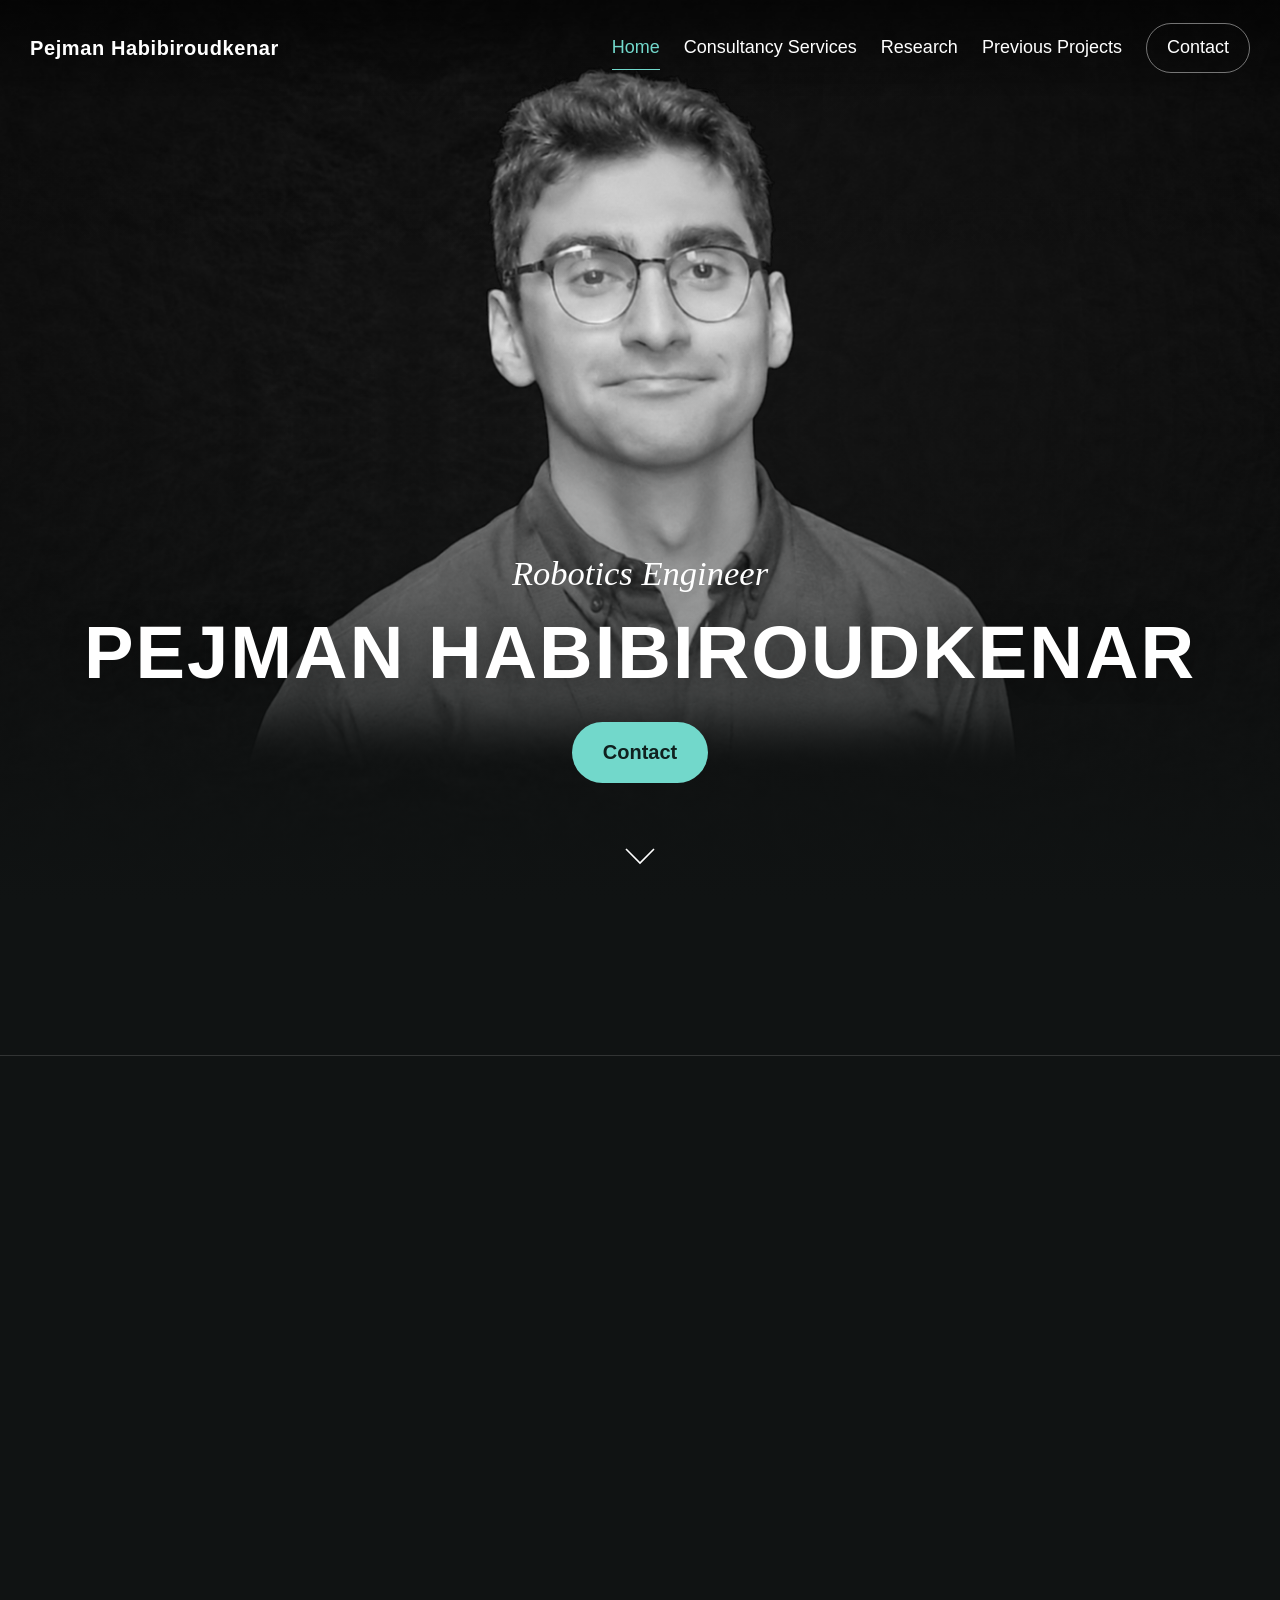
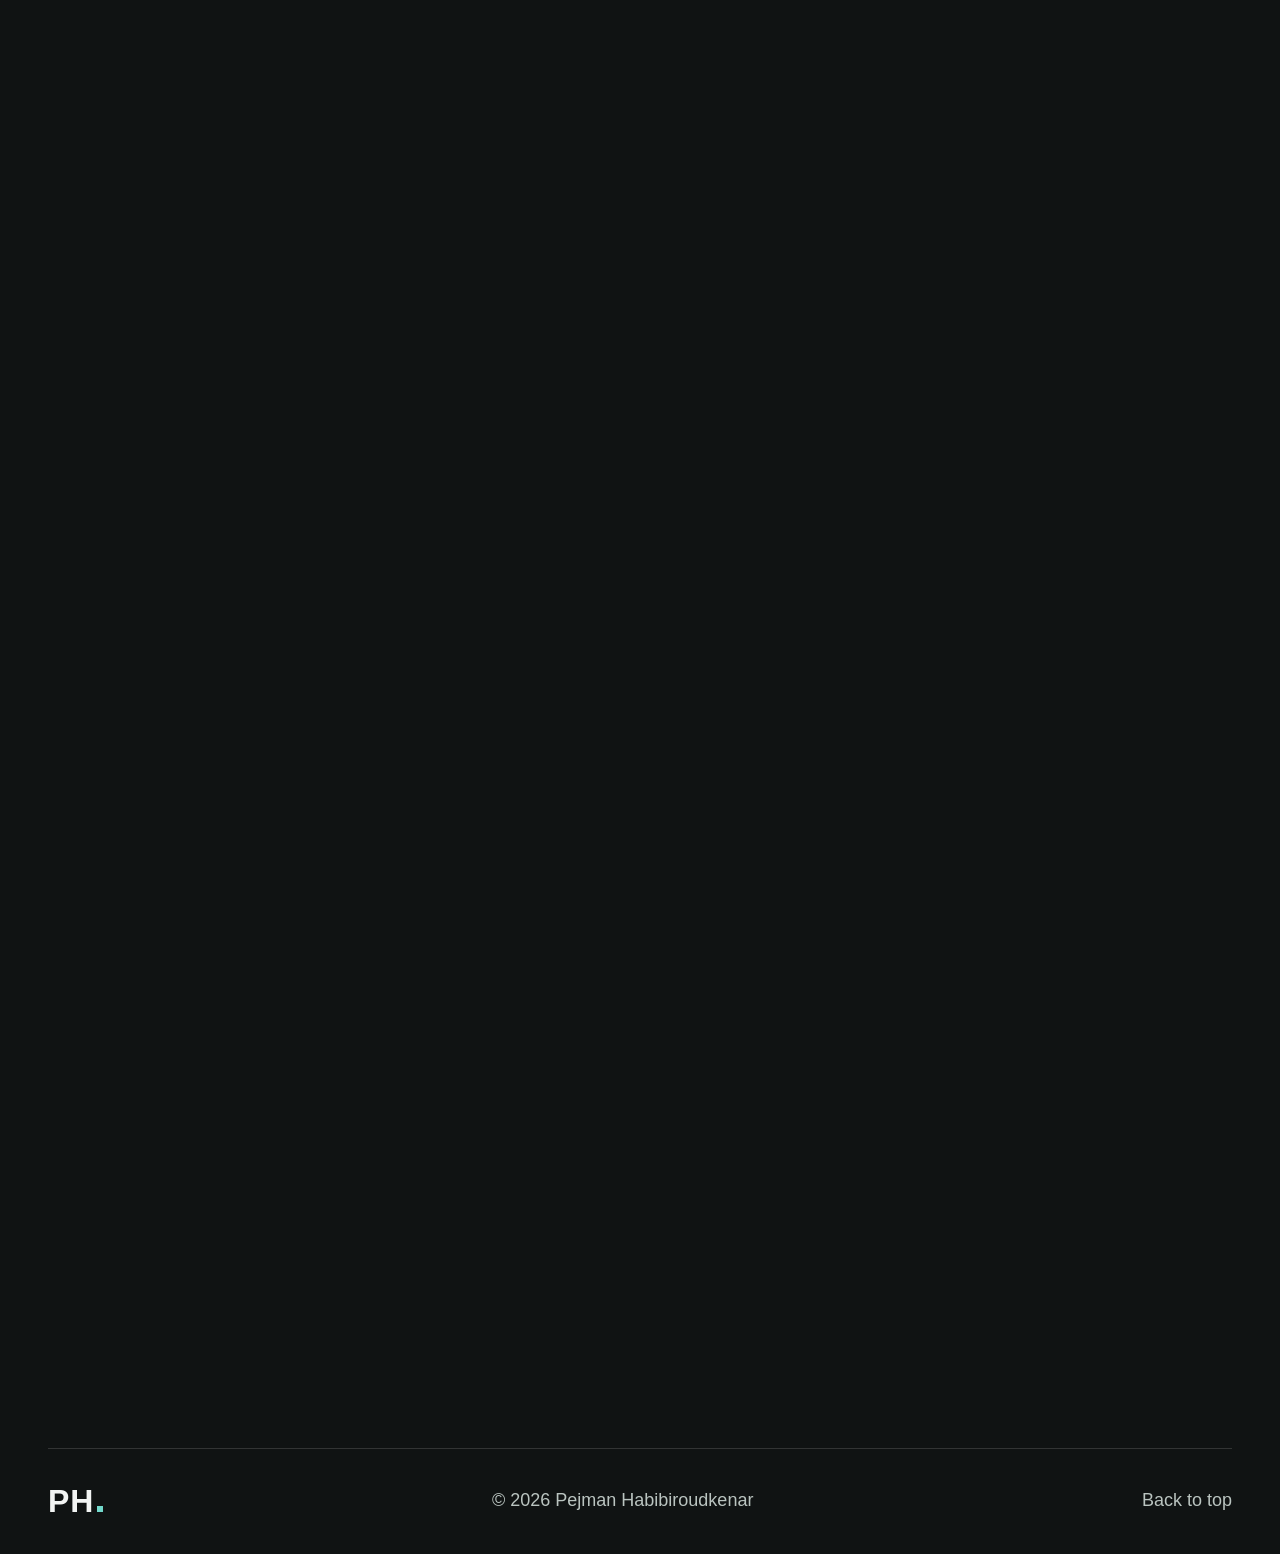
<file: index.html>
<!DOCTYPE html>

<html lang="en"><head>
<meta charset="utf-8"/>
<meta content="width=device-width, initial-scale=1" name="viewport"/>
<meta content="#141616" name="theme-color"/>
<title>Pejman Habibiroudkenar — Robotics, Perception &amp; Autonomy</title>
<meta content="Pejman Habibiroudkenar is a robotics researcher at Aalto University working on LiDAR, SLAM and autonomous navigation, with research experience at CERN and applied work through PJM Robotics." name="description"/>
<meta content="website" property="og:type"/>
<meta content="Pejman Habibiroudkenar — Robotics, Perception &amp; Autonomy" property="og:title"/>
<meta content="Research that helps robots understand their surroundings. Explore robotics consultancy, research, and previous projects." property="og:description"/>
<link href="assets/favicon.svg" rel="icon" type="image/svg+xml"/>
<link href="assets/styles.css?v=23" rel="stylesheet"/>
<script defer="" src="assets/app.js?v=9"></script>
<script defer="" src="assets/tool-globe.js?v=4"></script>
<script type="application/ld+json">{"@context":"https://schema.org","@type":"Person","name":"Pejman Habibiroudkenar","jobTitle":"Doctoral Researcher in Robotics","affiliation":{"@type":"Organization","name":"Aalto University"},"alumniOf":[{"@type":"CollegeOrUniversity","name":"Aalto University"},{"@type":"CollegeOrUniversity","name":"Kyushu University"}],"knowsAbout":["Robotics","SLAM","LiDAR","Autonomous navigation","ROS 2","Point cloud processing"],"sameAs":["https://github.com/Pejman712","https://www.linkedin.com/in/pejman-habibiroudkenar-003119217","https://orcid.org/0000-0001-5678-6186"]}</script>
<link as="image" href="assets/images/pejman-hero-original-textured-zoomed-raised-135.webp" rel="preload"/>
</head>
<body><a class="skip-link" href="#main">Skip to content</a>
<header class="site-header"><a class="wordmark" href="#home">Pejman Habibiroudkenar</a><button aria-controls="navigation" aria-expanded="false" class="menu-toggle">Menu <span aria-hidden="true">+</span></button><nav aria-label="Main navigation" id="navigation"><a aria-current="location" href="#home">Home</a><a href="#consultancy">Consultancy Services</a><a href="#research">Research</a><a href="#projects">Previous Projects</a><a class="nav-contact" href="#contact">Contact</a></nav><div aria-hidden="true" class="reading-progress"><span></span></div></header>
<main id="main"><section aria-labelledby="hero-heading" class="hero" data-chapter="home" id="home"><img alt="Black-and-white portrait of Pejman Habibiroudkenar against a textured charcoal background" class="hero-image" fetchpriority="high" height="941" src="assets/images/pejman-hero-original-textured-zoomed-raised-135.webp" width="1672"/><div aria-hidden="true" class="hero-shade"></div>
<div class="hero-copy">
<p class="hero-role">Robotics Engineer</p>
<h1 id="hero-heading">
<span>Pejman</span> <span>Habibiroudkenar</span>
</h1>
<a class="button primary" href="#contact">Contact</a>
</div>
<a aria-label="Consultancy services" class="scroll-cue" href="#consultancy"><svg aria-hidden="true" viewbox="0 0 32 20"><path d="M2 2 16 16 30 2"></path></svg></a></section><div class="affiliations wrap">
<a href="https://www.aalto.fi/en/department-of-energy-and-mechanical-engineering/autonomy-mobility-lab" rel="noopener noreferrer" target="_blank">Aalto University<span>Doctoral research</span></a><a href="https://www.hip.fi/people/?g=robot" rel="noopener noreferrer" target="_blank">Helsinki Institute of Physics<span>Robotics &amp; AI</span></a><a href="https://indico.cern.ch/event/1457941/?view=standard_numbered_inline_minutes" rel="noopener noreferrer" target="_blank">CERN<span>Visiting research · 2024</span></a><a href="https://pejman712.github.io/PJMrobotics/" rel="noopener noreferrer" target="_blank">PJM Robotics<span>Applied robotics</span></a>
</div>
<div class="story-flow">
<section aria-labelledby="consultancy-title" class="chapter" data-chapter="consultancy" id="consultancy"><header class="chapter-cover"><img alt="Pejman leading a workshop with an audience of robotics participants" class="chapter-backdrop" height="1066" loading="lazy" src="assets/images/workshop-audience.webp" width="1600"/><div aria-hidden="true" class="cover-shade"></div><div class="cover-copy wrap"><h2 id="consultancy-title">Consultancy<br/>Services</h2><a class="button primary" href="#contact">Contact</a></div></header>
<div class="chapter-content wrap" id="consultancy-details">
<div class="service-grid"><article><h3>Perception &amp; localization</h3><p>LiDAR processing, SLAM, and mobile robot navigation.</p></article><article><h3>Robot software &amp; prototyping</h3><p>ROS, ROS 2, Python, C++, and sensor integration.</p></article><article><h3>Technical workshops</h3><p>Practical robotics and ROS 2 workshops.</p></article></div>
<div class="content-links"><a class="text-link" href="https://pejman712.github.io/PJMrobotics/" rel="noopener noreferrer" target="_blank">PJM Robotics</a><a class="text-link" href="#contact">Contact</a></div>
<section aria-labelledby="toolkit-title" class="toolkit" id="toolkit"><h2 id="toolkit-title">What I use</h2>
<div class="tool-globe-experience"><div class="tool-globe-visual">
<div aria-label="Tools. Drag or use arrow keys to rotate. Space toggles motion; Home resets the view." class="tool-globe" role="group" tabindex="0">
<div aria-hidden="true" class="tool-globe-orbit"><i></i><i></i><i></i></div>
<div class="tool-globe-nodes"><button aria-label="ROS" aria-pressed="false" class="globe-node" title="ROS" type="button"><span aria-hidden="true" class="globe-node-symbol"><img alt="" draggable="false" height="40" src="assets/icons/tools/ros.svg" width="40"/></span><span class="globe-node-label">ROS</span></button>
<button aria-label="ROS 2" aria-pressed="false" class="globe-node" title="ROS 2" type="button"><span aria-hidden="true" class="globe-node-symbol"><img alt="" draggable="false" height="40" src="assets/icons/tools/ros2.svg" width="40"/></span><span class="globe-node-label">ROS 2</span></button>
<button aria-label="SLAM" aria-pressed="false" class="globe-node" title="SLAM" type="button"><span aria-hidden="true" class="globe-node-symbol"><img alt="" draggable="false" height="40" src="assets/icons/tools/slam.svg" width="40"/></span><span class="globe-node-label">SLAM</span></button>
<button aria-label="Point clouds" aria-pressed="false" class="globe-node" title="Point clouds" type="button"><span aria-hidden="true" class="globe-node-symbol"><img alt="" draggable="false" height="40" src="assets/icons/tools/point-clouds.svg" width="40"/></span><span class="globe-node-label">Point clouds</span></button>
<button aria-label="Python" aria-pressed="false" class="globe-node" title="Python" type="button"><span aria-hidden="true" class="globe-node-symbol"><img alt="" draggable="false" height="40" src="assets/icons/tools/python.svg" width="40"/></span><span class="globe-node-label">Python</span></button>
<button aria-label="C++" aria-pressed="false" class="globe-node" title="C++" type="button"><span aria-hidden="true" class="globe-node-symbol"><img alt="" draggable="false" height="40" src="assets/icons/tools/cplusplus.svg" width="40"/></span><span class="globe-node-label">C++</span></button>
<button aria-label="Git" aria-pressed="false" class="globe-node" title="Git" type="button"><span aria-hidden="true" class="globe-node-symbol"><img alt="" draggable="false" height="40" src="assets/icons/tools/git.svg" width="40"/></span><span class="globe-node-label">Git</span></button>
<button aria-label="Docker" aria-pressed="false" class="globe-node" title="Docker" type="button"><span aria-hidden="true" class="globe-node-symbol"><img alt="" draggable="false" height="40" src="assets/icons/tools/docker.svg" width="40"/></span><span class="globe-node-label">Docker</span></button>
<button aria-label="PyTorch" aria-pressed="false" class="globe-node" title="PyTorch" type="button"><span aria-hidden="true" class="globe-node-symbol"><img alt="" draggable="false" height="40" src="assets/icons/tools/pytorch.svg" width="40"/></span><span class="globe-node-label">PyTorch</span></button>
<button aria-label="TensorFlow" aria-pressed="false" class="globe-node" title="TensorFlow" type="button"><span aria-hidden="true" class="globe-node-symbol"><img alt="" draggable="false" height="40" src="assets/icons/tools/tensorflow.svg" width="40"/></span><span class="globe-node-label">TensorFlow</span></button>
<button aria-label="MATLAB" aria-pressed="false" class="globe-node" title="MATLAB" type="button"><span aria-hidden="true" class="globe-node-symbol"><img alt="" draggable="false" height="40" src="assets/icons/tools/matlab.svg" width="40"/></span><span class="globe-node-label">MATLAB</span></button>
<button aria-label="Simulink" aria-pressed="false" class="globe-node" title="Simulink" type="button"><span aria-hidden="true" class="globe-node-symbol"><img alt="" draggable="false" height="40" src="assets/icons/tools/simulink.svg" width="40"/></span><span class="globe-node-label">Simulink</span></button>
<button aria-label="Unity" aria-pressed="false" class="globe-node" title="Unity" type="button"><span aria-hidden="true" class="globe-node-symbol"><img alt="" draggable="false" height="40" src="assets/icons/tools/unity.svg" width="40"/></span><span class="globe-node-label">Unity</span></button>
<button aria-label="Blender" aria-pressed="false" class="globe-node" title="Blender" type="button"><span aria-hidden="true" class="globe-node-symbol"><img alt="" draggable="false" height="40" src="assets/icons/tools/blender.svg" width="40"/></span><span class="globe-node-label">Blender</span></button>
<button aria-label="Siemens NX" aria-pressed="false" class="globe-node" title="Siemens NX" type="button"><span aria-hidden="true" class="globe-node-symbol"><img alt="" draggable="false" height="40" src="assets/icons/tools/nx.svg" width="40"/></span><span class="globe-node-label">Siemens NX</span></button>
<button aria-label="SolidWorks" aria-pressed="false" class="globe-node" title="SolidWorks" type="button"><span aria-hidden="true" class="globe-node-symbol"><img alt="" draggable="false" height="40" src="assets/icons/tools/solidworks.svg" width="40"/></span><span class="globe-node-label">SolidWorks</span></button>
<button aria-label="Visual Components" aria-pressed="false" class="globe-node" title="Visual Components" type="button"><span aria-hidden="true" class="globe-node-symbol"><img alt="" draggable="false" height="40" src="assets/icons/tools/visual-components.svg" width="40"/></span><span class="globe-node-label">Visual Components</span></button></div></div>
<p aria-atomic="true" aria-live="polite" class="globe-tool-name" id="globe-tool-name">ROS 2</p>
</div></div></section>
</div></section>
<section aria-labelledby="research-title" class="chapter" data-chapter="research" id="research"><header class="chapter-cover"><img alt="Non-repetitive LiDAR scan pattern, displayed in monochrome for the section cover" class="chapter-backdrop" height="734" loading="lazy" src="assets/images/lidar-scans.png" width="727"/><div aria-hidden="true" class="cover-shade"></div><div class="cover-copy wrap"><h2 id="research-title">Research</h2><a class="button primary" href="#research-details">View research</a></div></header>
<div class="chapter-content wrap" id="research-details"><div class="content-heading"><p>Doctoral research at Aalto University, with a seven-month research visit to CERN in 2024.</p></div>
<div class="service-grid"><article><h3>LiDAR odometry</h3><p>Scan registration for sparse measurements and repetitive geometry.</p></article><article><h3>Dynamic environments</h3><p>Filtering moving objects from 3D maps.</p></article><article><h3>Open research</h3><p>Papers, code, and a LiDAR dataset from six CERN environments.</p></article></div>
<div class="content-links"><a class="text-link" href="https://pejman712.github.io/HIP-CERN-Talk-v2/" rel="noopener noreferrer" target="_blank">Research talk</a><a class="text-link" href="https://doi.org/10.5281/zenodo.17091989" rel="noopener noreferrer" target="_blank">Dataset</a></div>
<details class="deep-dive" id="research-projects"><summary>Research projects<span aria-hidden="true">+</span></summary><article class="featured-project">
<div class="project-copy">
<h3>LiDAR localization</h3>
<p class="project-description">LiDAR-only scan registration evaluated at CERN. Lower registration error and improved map quality in the paper’s four tested environments.</p>
<div class="project-links">
<a class="text-link" href="https://doi.org/10.1109/ACCESS.2026.3680632" rel="noopener noreferrer" target="_blank">Paper</a><a class="text-link" href="https://github.com/Pejman712/Non_Repetetive_LiDAR_Registertion" rel="noopener noreferrer" target="_blank">Code</a><a class="text-link" href="assets/images/lidar-experiments.png" rel="noopener" target="_blank">Map</a>
</div>
</div>
</article>
<div class="project-grid">
<article class="project-small">
<h3>DynaHull</h3>
<p class="project-description">Density-based filtering of moving objects from point clouds, evaluated against comparison methods in a dynamic indoor environment.</p>
<div class="project-links"><a class="text-link" href="https://doi.org/10.1007/s10846-024-02203-2" rel="noopener noreferrer" target="_blank">Paper</a></div></article>
<article class="project-small">
<h3>Drone trajectory forecasting</h3>
<p class="project-description">Event-camera propeller-speed cues and Kalman filtering for drone prediction, evaluated on the FRED dataset.</p>
<div class="project-links"><a class="text-link" href="https://doi.org/10.1109/ICUAS69441.2026.11598655" rel="noopener noreferrer" target="_blank">Paper</a></div></article>
<article class="project-small">
<h3>CERN LiDAR dataset</h3>
<p class="project-description">Unitree LiDAR scans and IMU recordings from six CERN environments. Open data under CC BY 4.0.</p>
<div class="project-links"><a class="text-link" href="https://doi.org/10.5281/zenodo.17091989" rel="noopener noreferrer" target="_blank">Dataset</a></div></article>
</div>
</details>
<details class="deep-dive"><summary>Publications<span aria-hidden="true">+</span></summary><section aria-labelledby="publications-title" class="publications-panel" id="publications"><div class="section-top">
<div>
<h2 id="publications-title">Publications</h2>
</div>
<div class="publication-tools">
<div aria-label="Filter publications" class="filters" role="group">
<button aria-pressed="true" class="active" data-filter="all">All</button><button aria-pressed="false" data-filter="journal">Journals</button><button aria-pressed="false" data-filter="conference">Conferences</button><button aria-pressed="false" data-filter="preprint">Preprints</button>
</div>
<p aria-live="polite" id="publication-count">6 publications</p>
</div>
</div>
<div class="publication-list">
<article class="publication" data-type="preprint"><span class="publication-year">2026</span><div>
<p class="publication-venue">ARXIV · PREPRINT</p>
<h3><a href="https://arxiv.org/abs/2610.23621" rel="noopener noreferrer" target="_blank">Stereo LWIR-RGB Automatic Labeling for Low-Light Camera-Based VRU Detection<span aria-hidden="true"></span></a></h3>
<p class="authors">D. Bouzoulas, P. Jäppinen, <strong>P. Habibiroudkenar</strong>, E. Alamikkotervo &amp; R. Ojala</p>
</div></article>
<article class="publication" data-type="conference"><span class="publication-year">2026</span><div>
<p class="publication-venue">IEEE · ICUAS</p>
<h3><a href="https://doi.org/10.1109/ICUAS69441.2026.11598655" rel="noopener noreferrer" target="_blank">Event-Only Drone Trajectory Forecasting with RPM-Modulated Kalman Filtering<span aria-hidden="true"></span></a></h3>
<p class="authors">S. M. Hari Prasanth, <strong>P. Habibiroudkenar</strong>, E. Alamikkotervo, D. Bouzoulas &amp; R. Ojala</p>
</div></article>
<article class="publication" data-type="journal"><span class="publication-year">2026</span><div>
<p class="publication-venue">IEEE ACCESS · FIRST AUTHOR</p>
<h3><a href="https://doi.org/10.1109/ACCESS.2026.3680632" rel="noopener noreferrer" target="_blank">Non-Repetitive Scan Correction for LiDAR Odometry via Spatial Analysis in CERN Facilities<span aria-hidden="true"></span></a></h3>
<p class="authors"><strong>P. Habibiroudkenar</strong>, D. Forkel, R. Ojala, S. M. Hari Prasanth, D. H. Davidsson, K. Tammi, E. Matheson &amp; M. Di Castro</p>
</div></article>
<article class="publication" data-type="journal"><span class="publication-year">2026</span><div>
<p class="publication-venue">JOURNAL OF INTELLIGENT &amp; ROBOTIC SYSTEMS</p>
<h3><a href="https://doi.org/10.1007/s10846-025-02342-0" rel="noopener noreferrer" target="_blank">Towards Autonomous Execution of Safe and Precise Robotic Radiation Surveys in the Super Proton Synchrotron<span aria-hidden="true"></span></a></h3>
<p class="authors">D. Forkel, E. Cervera, R. Marín, <strong>P. Habibiroudkenar</strong> &amp; E. Matheson</p>
</div></article>
<article class="publication" data-type="journal"><span class="publication-year">2024</span><div>
<p class="publication-venue">JOURNAL OF INTELLIGENT &amp; ROBOTIC SYSTEMS · FIRST AUTHOR</p>
<h3><a href="https://doi.org/10.1007/s10846-024-02203-2" rel="noopener noreferrer" target="_blank">DynaHull: Density-centric Dynamic Point Filtering in Point Clouds<span aria-hidden="true"></span></a></h3>
<p class="authors"><strong>P. Habibiroudkenar</strong>, R. Ojala &amp; K. Tammi</p>
</div></article>
<article class="publication" data-type="conference"><span class="publication-year">2024</span><div>
<p class="publication-venue">ICINCO · CONFERENCE PAPER</p>
<h3><a href="https://www.scitepress.org/PublicationsDetail.aspx?ID=pgAGKHn3xXo%3D&amp;t=1" rel="noopener noreferrer" target="_blank">Towards Increasing Robot Autonomy in CHARM Facility: Network Performance, 3D Perception, and Human Robot Interface<span aria-hidden="true"></span></a></h3>
<p class="authors">D. Forkel, <strong>P. Habibiroudkenar</strong>, E. Cervera, R. Marín-Prades et al.</p>
</div></article>
</div>
<div class="publication-footer">
<span>Selected research · 2024–2026</span><a class="text-link" href="https://orcid.org/0000-0001-5678-6186" rel="noopener noreferrer" target="_blank">ORCID profile</a>
</div>
</section>
</details></div></section>
<section aria-labelledby="projects-title" class="chapter" data-chapter="projects" id="projects"><header class="chapter-cover"><img alt="CHARMBot inspection robot with the photograph background removed" class="chapter-backdrop" height="418" loading="lazy" src="assets/images/cern/charmbot-cutout.png" width="560"/><div aria-hidden="true" class="cover-shade"></div><div class="cover-copy wrap"><h2 id="projects-title">Previous<br/>Projects</h2><a class="button primary" href="#projects-details">View projects</a></div></header>
<div class="chapter-content wrap" id="projects-details"><div class="service-grid applied-projects">
<article><h3>CHARMBot teleoperation interface</h3><p>Unity teleoperation interface with mapped surroundings, distance overlays, and emergency-stop control.</p><div class="project-links"><a class="text-link" href="https://pejman712.github.io/HIP-CERN-Talk-v2/#charm" rel="noopener noreferrer" target="_blank">Interface</a></div></article>
<article><h3>Construction-site monitoring</h3><p>Construction-site monitoring and environmental change detection.</p><div class="project-links"><a class="text-link" href="https://pejman712.github.io/PJMrobotics/#showcase" rel="noopener noreferrer" target="_blank">Demo</a></div></article>
<article><h3>Road-scene perception</h3><p>Road-scene segmentation and steering in rural driving environments.</p><div class="project-links"><a class="text-link" href="https://pejman712.github.io/PJMrobotics/#showcase" rel="noopener noreferrer" target="_blank">Demo</a></div></article>
</div><details class="deep-dive"><summary>Workshops &amp; community<span aria-hidden="true">+</span></summary><section aria-labelledby="community-title" class="community-panel" id="community"><div class="section-top">
<div>
<h2 id="community-title">Workshops &amp; community</h2>
</div>
<p class="section-intro">Robotics workshops and competitions coaching at Aalto Robotics Club.</p>
</div>
<div class="community-gallery">
<figure class="gallery-main"><img alt="Pejman leading a hands-on robotics workshop with a room of participants" height="1066" loading="lazy" src="assets/images/workshop-audience.webp" width="1600"/><figcaption>Robotics workshops</figcaption></figure><figure><img alt="Pejman presenting ROS to workshop participants working on laptops" height="960" loading="lazy" src="assets/images/workshop-ros.webp" width="1280"/><figcaption>Hands-on sessions</figcaption></figure>
</div>
<div class="community-bottom">
<div>
<h3>ROS 2 workshops</h3>
<p>Scan matching, LiDAR localization, and robot software.</p>
<a class="text-link" href="https://site.aaltoroboticsclub.fi/" rel="noopener noreferrer" target="_blank">Aalto Robotics Club</a>
</div>
<div class="recognition">
<a href="https://www.linkedin.com/posts/dimitrios-bouzoulas-204664182_got-1st-place-at-junction-2025-in-the-event-activity-7400563791312175105-jqQS" rel="noopener noreferrer" target="_blank"><span>Junction · Sensofusion Challenge</span><strong>1st place · 2025</strong></a><a href="https://fi.linkedin.com/in/pejman-habibiroudkenar-003119217" rel="noopener noreferrer" target="_blank"><span>Physical AI Hackathon</span><strong>2nd place · 2026</strong></a><a href="https://fi.linkedin.com/in/pejman-habibiroudkenar-003119217" rel="noopener noreferrer" target="_blank"><span>Yrjö &amp; Senja Koivunen Foundation</span><strong>Foundation grant · 2025</strong></a>
</div>
</div>

</section>
</details></div></section>
<section aria-labelledby="contact-title" class="contact-section" data-chapter="contact" id="contact"><div class="wrap contact-inner">
<h2 id="contact-title">Contact</h2>
<a class="contact-email" href="mailto:pejman.habibiroudkenar@aalto.fi">pejman.habibiroudkenar@aalto.fi<span aria-hidden="true"></span></a><div class="contact-links">
<a href="https://www.linkedin.com/in/pejman-habibiroudkenar-003119217" rel="noopener noreferrer" target="_blank">LinkedIn</a><a href="https://github.com/Pejman712" rel="noopener noreferrer" target="_blank">GitHub</a><a href="https://pejman712.github.io/PJMrobotics/" rel="noopener noreferrer" target="_blank">PJM Robotics</a><a download="" href="assets/documents/Pejman-Habibiroudkenar-CV.pdf">CV</a>
</div>
</div></section>
</div></main><footer class="wrap site-footer"><a aria-label="Back to top" class="monogram" href="#">P<span>H</span><i></i></a><p>© <span id="year">2026</span> Pejman Habibiroudkenar</p>
<a href="#">Back to top</a></footer>
</body></html>
</file>
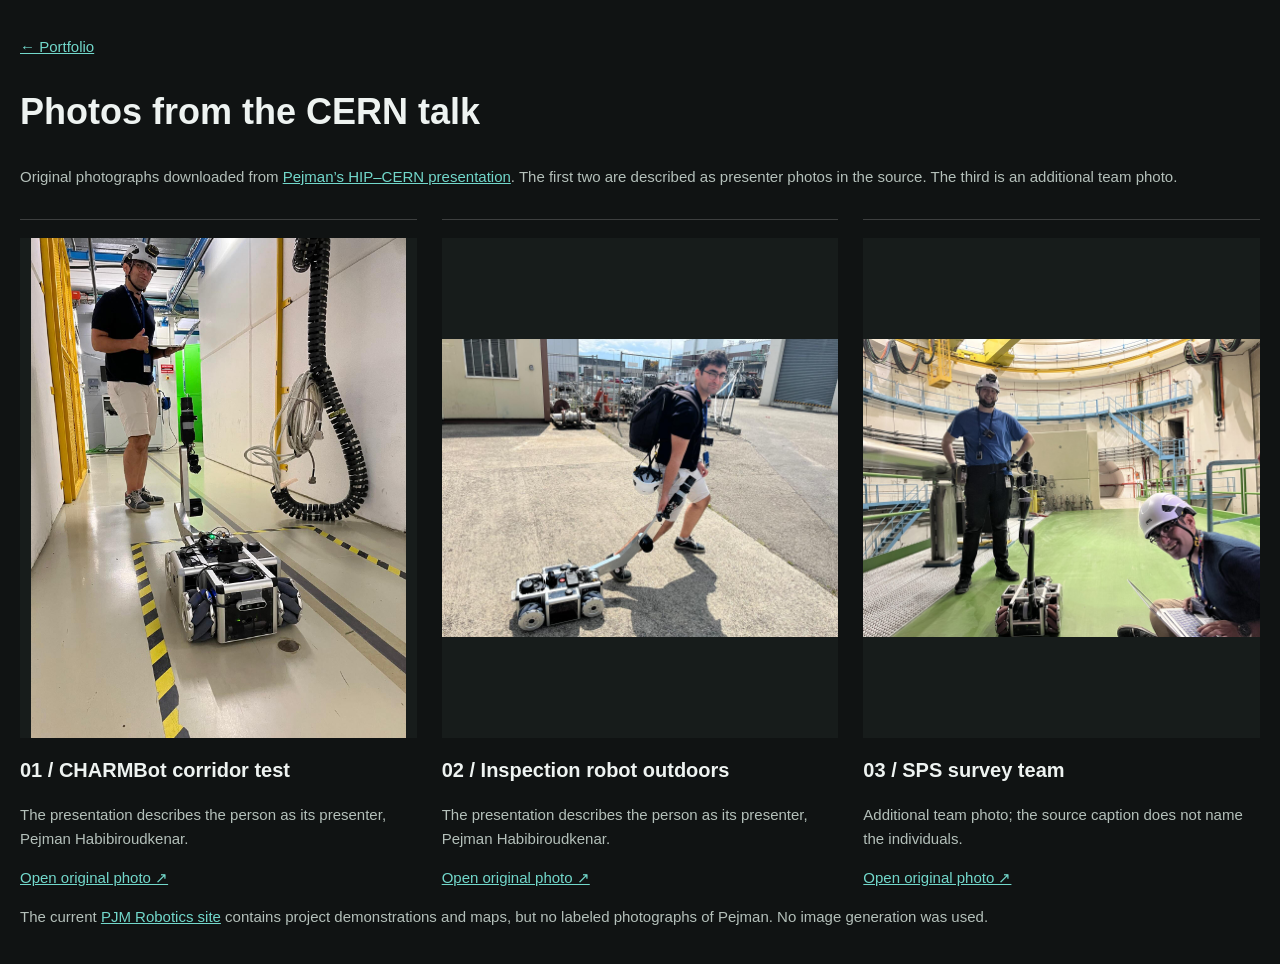
<file: cern-photo-options.html>
<!doctype html><html lang="en"><head><meta charset="utf-8"><meta name="viewport" content="width=device-width,initial-scale=1"><title>CERN photo options — Pejman Habibiroudkenar</title><style>body{background:#101313;color:#eef3f1;font:15px/1.6 Arial,sans-serif;margin:0}main{width:min(1400px,calc(100% - 40px));margin:35px auto}h1{font-size:36px}h2{font-size:20px}p{color:#b4c0ba}a{color:#72d8cb}.gallery{display:grid;grid-template-columns:repeat(3,1fr);gap:25px;margin-top:30px}img{display:block;width:100%;height:500px;object-fit:contain;background:#171c1b}article{border-top:1px solid #ffffff30;padding-top:18px}@media(max-width:850px){.gallery{grid-template-columns:1fr}img{height:auto;max-height:700px}}a:focus-visible{outline:2px solid #72d8cb;outline-offset:4px}</style></head><body><main><a href="index.html">← Portfolio</a><h1>Photos from the CERN talk</h1><p>Original photographs downloaded from <a href="https://pejman712.github.io/HIP-CERN-Talk-v2/">Pejman’s HIP–CERN presentation</a>. The first two are described as presenter photos in the source. The third is an additional team photo.</p><div class="gallery"><article><a href="assets/images/cern/charmtest.jpg"><img src="assets/images/cern/charmtest.jpg" alt="01 / CHARMBot corridor test" width="1200" height="1600"></a><h2>01 / CHARMBot corridor test</h2><p>The presentation describes the person as its presenter, Pejman Habibiroudkenar.</p><a href="assets/images/cern/charmtest.jpg">Open original photo ↗</a></article><article><a href="assets/images/cern/intro.jpg"><img src="assets/images/cern/intro.jpg" alt="02 / Inspection robot outdoors" width="1600" height="1200"></a><h2>02 / Inspection robot outdoors</h2><p>The presentation describes the person as its presenter, Pejman Habibiroudkenar.</p><a href="assets/images/cern/intro.jpg">Open original photo ↗</a></article><article><a href="assets/images/cern/spstest.jpg"><img src="assets/images/cern/spstest.jpg" alt="03 / SPS survey team" width="1600" height="1200"></a><h2>03 / SPS survey team</h2><p>Additional team photo; the source caption does not name the individuals.</p><a href="assets/images/cern/spstest.jpg">Open original photo ↗</a></article></div><p>The current <a href="https://pejman712.github.io/PJMrobotics/">PJM Robotics site</a> contains project demonstrations and maps, but no labeled photographs of Pejman. No image generation was used.</p></main></body></html>
</file>
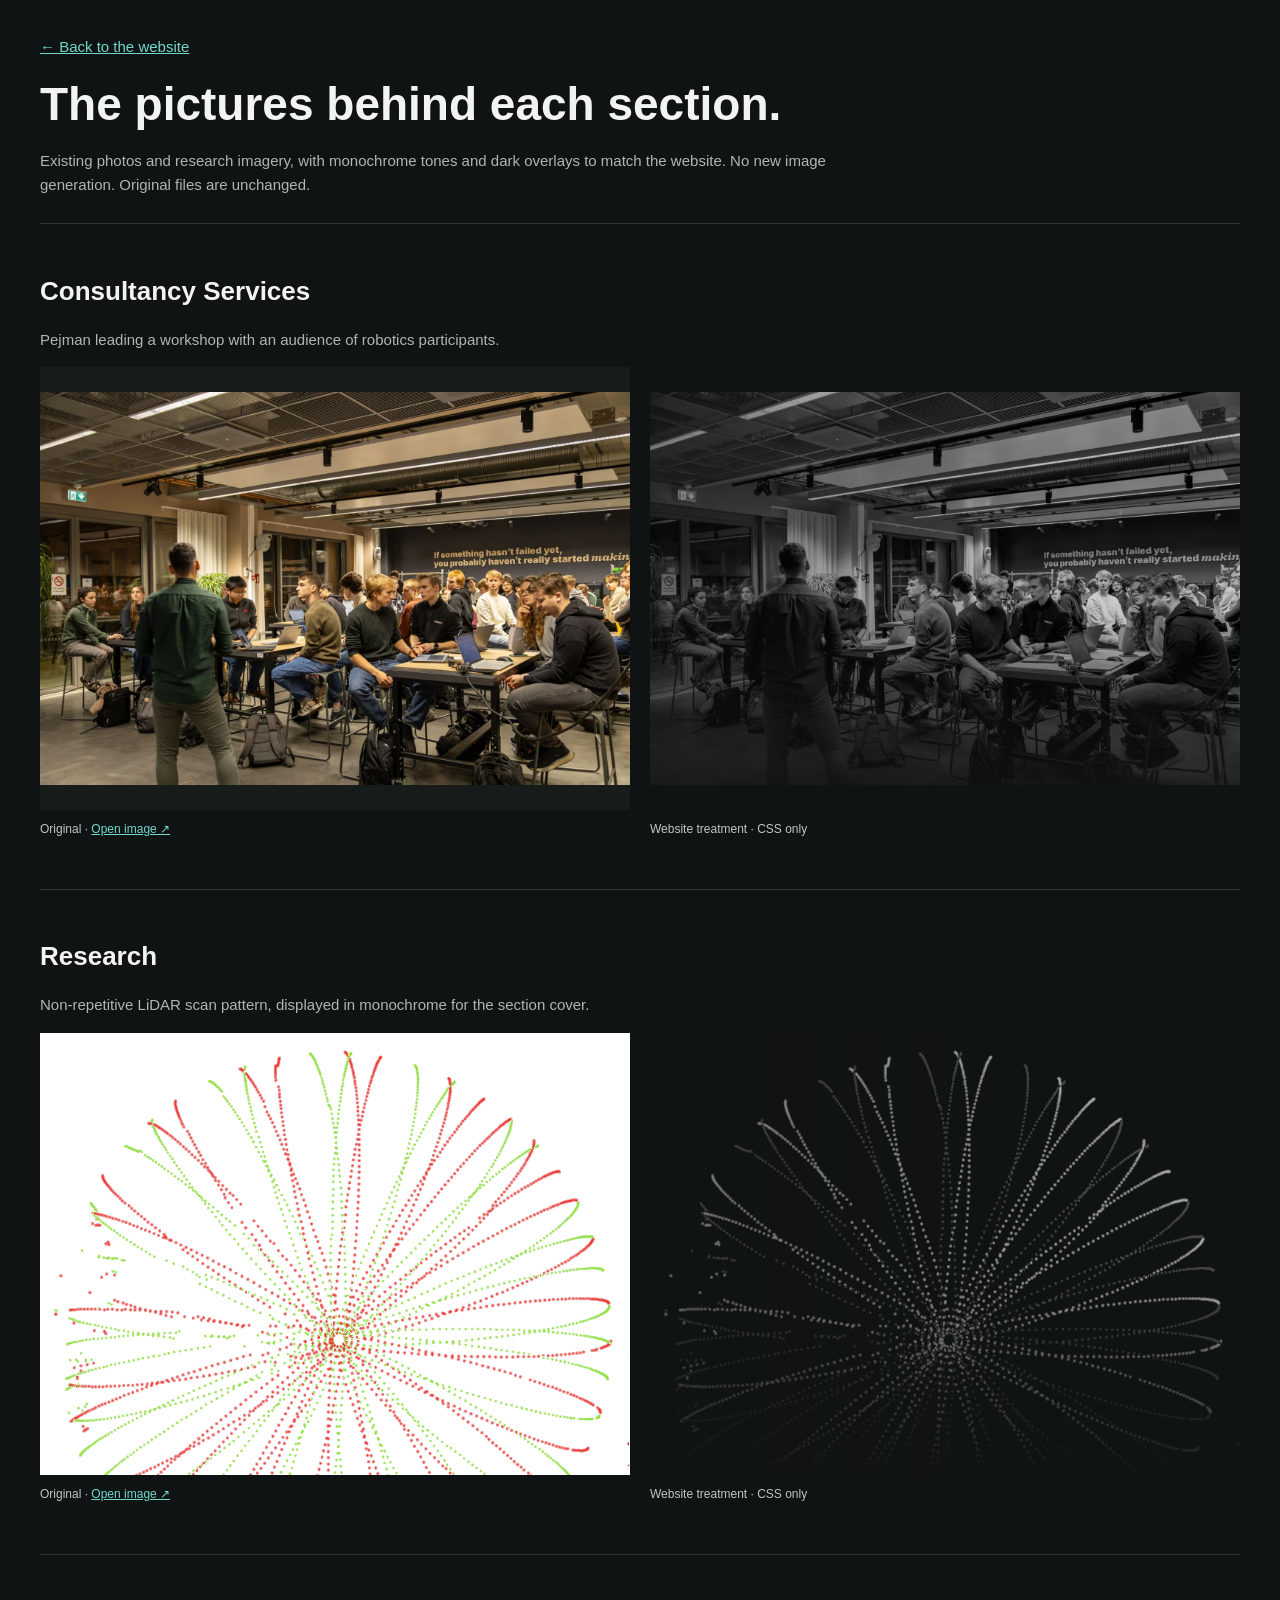
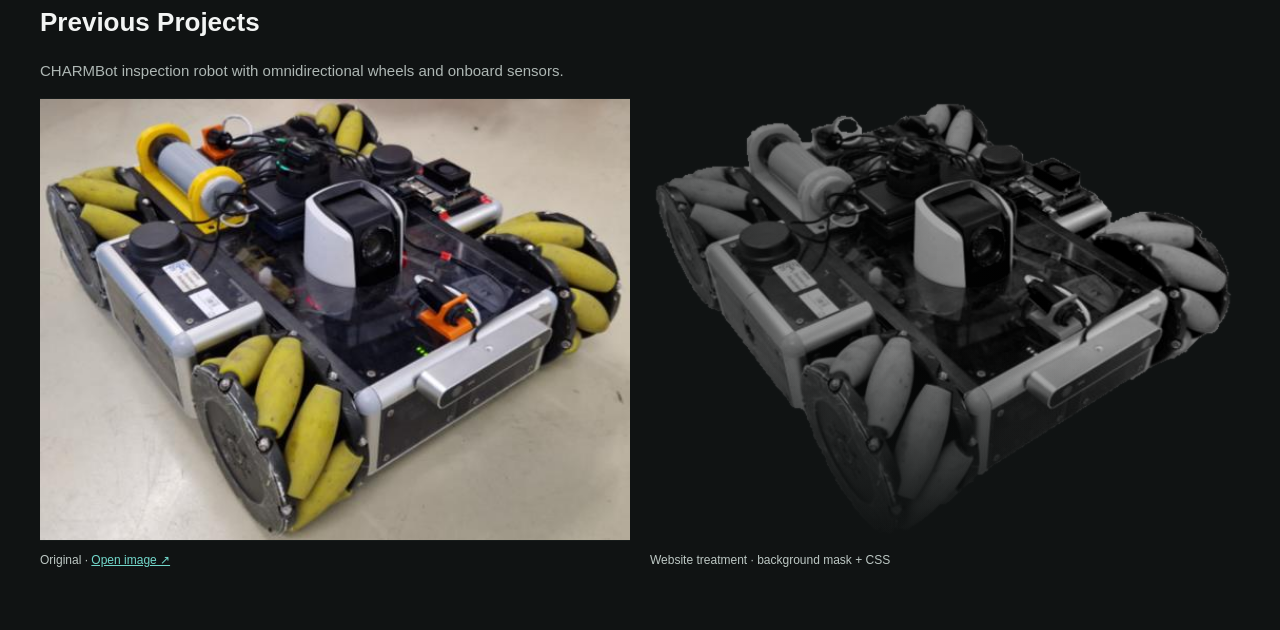
<file: image-selection.html>
<!doctype html>
<html lang="en"><head><meta charset="utf-8"><meta name="viewport" content="width=device-width,initial-scale=1"><title>Section image selection — Pejman Habibiroudkenar</title><style>
*{box-sizing:border-box}body{margin:0;background:#101313;color:#f2f4f3;font:15px/1.65 'Segoe UI',Arial,sans-serif}main{width:min(1200px,calc(100% - 40px));margin:35px auto}h1{font-size:clamp(28px,4vw,46px);line-height:1.15;margin:18px 0}h2{font-size:26px;margin-bottom:6px}p{color:#aeb7b4;max-width:800px}a{color:#72d8cb}section{border-top:1px solid #ffffff24;padding:24px 0;margin-top:25px}.pair{display:grid;grid-template-columns:1fr 1fr;gap:20px}figure{margin:0}.frame{position:relative;background:#171c1b;aspect-ratio:4/3;overflow:hidden;display:grid;place-items:center}.frame img{display:block;width:100%;height:100%;object-fit:contain}.styled.photo img{filter:grayscale(1) brightness(.8) contrast(1.06)}.styled.map img{filter:grayscale(1) invert(1);mix-blend-mode:screen}.styled{background:#101313}.styled::after{position:absolute;inset:0;content:'';background:linear-gradient(90deg,#10131360,transparent 75%),linear-gradient(transparent 55%,#101313);pointer-events:none}figcaption{font-size:12px;margin-top:10px;color:#bdc8c4}a:focus-visible{outline:2px solid #72d8cb;outline-offset:4px}@media(max-width:650px){.pair{grid-template-columns:1fr}}
</style></head><body><main><a href="index.html">← Back to the website</a><h1>The pictures behind each section.</h1><p>Existing photos and research imagery, with monochrome tones and dark overlays to match the website. No new image generation. Original files are unchanged.</p><section><h2>Consultancy Services</h2><p>Pejman leading a workshop with an audience of robotics participants.</p><div class="pair"><figure><div class="frame"><img src="assets/images/workshop-audience.webp" alt="Pejman leading a workshop with an audience of robotics participants"></div><figcaption>Original · <a href="assets/images/workshop-audience.webp">Open image ↗</a></figcaption></figure><figure><div class="frame styled photo"><img src="assets/images/workshop-audience.webp" alt="Pejman leading a workshop with an audience of robotics participants"></div><figcaption>Website treatment · CSS only</figcaption></figure></div></section><section><h2>Research</h2><p>Non-repetitive LiDAR scan pattern, displayed in monochrome for the section cover.</p><div class="pair"><figure><div class="frame"><img src="assets/images/lidar-scans.png" alt="Non-repetitive LiDAR scan pattern, displayed in monochrome for the section cover"></div><figcaption>Original · <a href="assets/images/lidar-scans.png">Open image ↗</a></figcaption></figure><figure><div class="frame styled map"><img src="assets/images/lidar-scans.png" alt="Non-repetitive LiDAR scan pattern, displayed in monochrome for the section cover"></div><figcaption>Website treatment · CSS only</figcaption></figure></div></section><section><h2>Previous Projects</h2><p>CHARMBot inspection robot with omnidirectional wheels and onboard sensors.</p><div class="pair"><figure><div class="frame"><img src="assets/images/cern/charmbot-only.jpg" alt="CHARMBot inspection robot with omnidirectional wheels and onboard sensors"></div><figcaption>Original · <a href="assets/images/cern/charmbot-only.jpg">Open image ↗</a></figcaption></figure><figure><div class="frame styled photo portrait"><img src="assets/images/cern/charmbot-cutout.png" alt="CHARMBot cutout with transparent background and website tonal styling"></div><figcaption>Website treatment · background mask + CSS</figcaption></figure></div></section></main></body></html>
</file>
<file: assets/styles.css>
:root{color-scheme:dark;--ink:#f2f4f3;--muted:#bac4c0;--paper:#101313;--surface:#171c1b;--line:#ffffff24;--accent:#72d8cb;--sans:'Segoe UI',Arial,sans-serif;--mono:Consolas,monospace;--header:96px}
*{box-sizing:border-box}
html{scroll-behavior:smooth;scroll-padding-top:calc(var(--header) + 20px)}
body{margin:0;background:var(--paper);color:var(--ink);font:1.5rem/1.55 var(--sans);-webkit-font-smoothing:antialiased}
a{color:inherit;text-decoration:none;transition:color .2s,background .2s}
a:hover{color:var(--accent)}
button{font:inherit;cursor:pointer}
img{display:block;width:100%;height:auto}
h1,h2,h3,p,figure{margin:0}
h2{font-size:clamp(2.75rem,4.5vw,4.5rem);line-height:1.08;letter-spacing:-1.5px}
h3{font-size:2rem;font-weight:550;line-height:1.2;letter-spacing:-.5px}
::selection{background:var(--accent);color:#101313}
a:focus-visible,button:focus-visible,summary:focus-visible{outline:2px solid var(--accent);outline-offset:5px}
.wrap{width:min(1400px,calc(100% - 96px));margin-inline:auto}
.text-link{display:inline-block;font-size:1.375rem;line-height:1.45;border-bottom:1px solid #72d8cb70;padding:5px 0}
.button{display:inline-flex;align-items:center;justify-content:center;border:1px solid transparent;border-radius:32px;padding:14px 30px;min-height:58px;font-size:1.25rem;font-weight:600}
.primary{background:var(--accent);color:#10211f}
.primary:hover{background:#a0eadf;color:#10211f}
.site-header{position:fixed;inset:0 0 auto;z-index:30;min-height:var(--header);padding:20px 30px;display:flex;align-items:center;justify-content:space-between;gap:24px;color:white;background:linear-gradient(#0008,transparent);transition:background .25s}
.site-header.is-scrolled,.site-header.menu-open{background:#101313f5;backdrop-filter:blur(16px);border-bottom:1px solid var(--line)}
.wordmark{font-size:1.25rem;font-weight:650;letter-spacing:.6px;line-height:1.25;max-width:330px}
.site-header nav{display:flex;align-items:center;gap:24px}
.site-header nav a{padding:8px 0;font-size:1.125rem;border-bottom:1px solid transparent}
.site-header nav a[aria-current=location]{color:var(--accent);border-color:var(--accent)}
.site-header nav .nav-contact{padding:10px 20px;border:1px solid #ffffff70;border-radius:28px}
.menu-toggle{display:none}
.reading-progress{position:absolute;inset:auto 0 0;height:2px;overflow:hidden}
.reading-progress span{display:block;height:100%;background:var(--accent);transform:scaleX(var(--reading-progress,0));transform-origin:left}
.hero{position:relative;isolation:isolate;height:100vh;height:100svh;min-height:700px;overflow:hidden;background:var(--paper);color:white}
.hero-image{position:absolute;inset:0;height:100%;object-fit:cover;object-position:center top;z-index:-2}
.hero-shade{position:absolute;inset:0;background:linear-gradient(#0002,transparent 35%,#10131340 65%,#101313);z-index:-1}
.hero-copy{position:absolute;inset:auto 24px 13%;text-align:center}
.hero-role{font:italic clamp(1.875rem,2.7vw,2.5rem)/1.3 Georgia,serif;margin-bottom:16px}
.hero h1{font-size:clamp(2.75rem,5.8vw,6.5rem);line-height:1.1;font-weight:700;letter-spacing:2px;text-transform:uppercase;margin-bottom:28px;text-shadow:0 2px 28px #0005}
.hero h1 span{white-space:nowrap}
.scroll-cue{position:absolute;bottom:20px;left:50%;transform:translateX(-50%);padding:12px}
.scroll-cue svg{display:block;width:32px;height:22px;fill:none;stroke:currentColor;stroke-width:1.6}
.affiliations{display:grid;grid-template-columns:repeat(4,minmax(0,1fr));gap:28px;align-items:center;padding-block:30px}
.affiliations>a{border-left:1px solid var(--line);padding-left:22px;font-size:1.375rem;line-height:1.4}
.affiliations>a:first-child{border:0;padding-left:0}
.affiliations>a span{display:block;font-size:1.125rem;color:var(--muted);margin-top:8px}
.chapter{border-top:1px solid var(--line);scroll-margin-top:0}
.chapter-cover{position:relative;isolation:isolate;display:flex;align-items:center;min-height:max(620px,calc(100svh - var(--header)));overflow:hidden;background:var(--paper)}
.chapter-backdrop{position:absolute;inset:-3% 0;width:100%;height:106%;object-fit:cover;object-position:center;z-index:-2;transform:translateY(var(--image-shift,0px));filter:grayscale(1) brightness(.8) contrast(1.06)}
.cover-shade{position:absolute;inset:0;z-index:-1;background:linear-gradient(90deg,#101313b0,transparent 75%),linear-gradient(#10131318 35%,#10131365 75%,#101313)}
.cover-copy{padding-block:80px}
.cover-copy h2{font-size:clamp(4rem,8vw,8rem);line-height:1.02;letter-spacing:-3px;font-weight:550;max-width:850px;text-shadow:0 2px 20px #0003;margin-bottom:32px}
.chapter-content{padding-block:40px 60px}
.content-heading{max-width:900px;margin-bottom:32px;color:var(--muted)}
.service-grid{display:grid;grid-template-columns:repeat(3,minmax(0,1fr));gap:34px}
.service-grid article{border-top:1px solid var(--line);padding-top:24px}
.service-grid h3{margin-bottom:14px}
.service-grid p{font-size:1.5rem;color:var(--muted)}
.content-links{display:flex;flex-wrap:wrap;gap:28px;margin:30px 0}
.deep-dive,.research-evidence,.field-notes{border-block:1px solid var(--line);margin-top:24px}
summary{display:flex;align-items:center;justify-content:space-between;gap:20px;list-style:none;padding:24px 0;cursor:pointer;font-size:1.75rem;line-height:1.3}
summary::-webkit-details-marker{display:none}
summary span:last-child{font-size:2rem;color:var(--accent)}
details[open]>summary{margin-bottom:28px;border-bottom:1px solid var(--line)}
details[open]>summary span:last-child{transform:rotate(45deg)}
.section-top{display:flex;justify-content:space-between;align-items:start;gap:30px;margin-bottom:30px}
.section-intro{color:var(--muted);max-width:650px}
.featured-project{padding-top:10px}
.project-copy{display:grid;grid-template-columns:1fr 1.4fr;gap:18px 50px}
.project-copy>h3{font-size:2.5rem}
.project-copy>.project-description,.project-copy .project-links{grid-column:2}
.project-description{font-size:1.5rem;line-height:1.6;color:var(--muted)}
.project-links{display:flex;flex-wrap:wrap;gap:22px;margin-top:20px}
.project-grid{display:grid;grid-template-columns:repeat(2,minmax(0,1fr));gap:36px;margin:40px 0}
.project-small{border-top:1px solid var(--line);padding-top:24px}
.project-small h3{margin-bottom:20px}
.evidence-gallery{display:grid;grid-template-columns:1fr 1fr;gap:24px}
.evidence-gallery figure:last-child{grid-column:1/-1}
.evidence-gallery img{height:300px;object-fit:contain;background:#fff}
.evidence-gallery figcaption,.figure-credit{font-size:1.25rem;line-height:1.55;color:var(--muted);margin:12px 0 24px}
.figure-credit a,.evidence-gallery a{color:var(--accent)}
.publication-tools{display:none}
.js-enabled .publication-tools{display:block}
.filters{display:flex;flex-wrap:wrap;gap:8px}
.filters button{padding:11px 17px;min-height:50px;border:1px solid var(--line);border-radius:26px;background:transparent;color:var(--ink);font-size:1.25rem}
.filters button.active{background:var(--accent);border-color:var(--accent);color:#10211f}
#publication-count{font-size:1.125rem;color:var(--muted);margin-top:12px}
.publication{display:grid;grid-template-columns:70px minmax(0,1fr);gap:26px;padding:28px 0;border-top:1px solid var(--line)}
.publication[hidden]{display:none}
.publication-year{font:1.25rem var(--mono)}
.publication-venue{font:1.125rem/1.5 var(--mono);color:var(--accent)}
.publication h3{font-size:1.875rem;line-height:1.3;margin:12px 0}
.authors{font-size:1.25rem;color:var(--muted)}
.authors strong{color:var(--ink);font-weight:500}
.publication-footer{display:flex;justify-content:space-between;gap:24px;border-top:1px solid var(--line);padding-top:24px;font-size:1.25rem;color:var(--muted)}
.community-gallery{display:grid;grid-template-columns:1fr 1fr;gap:24px}
.community-gallery img{height:340px;object-fit:cover;filter:grayscale(1)}
.community-gallery figcaption{font-size:1.25rem;color:var(--muted);margin-top:12px}
.community-bottom{display:grid;grid-template-columns:1fr 1fr;gap:40px;margin-top:32px}
.community-bottom p{color:var(--muted);margin:16px 0}
.recognition a{display:flex;flex-wrap:wrap;justify-content:space-between;gap:14px;border-top:1px solid var(--line);padding:18px 0;font-size:1.375rem}
.recognition strong{font-size:1.25rem;font-weight:500;color:var(--accent)}
.extra-gallery{display:grid;grid-template-columns:repeat(3,minmax(0,1fr));gap:20px;padding-bottom:24px}
.extra-gallery img{height:280px;object-fit:cover;filter:grayscale(1)}
.contact-section{border-top:1px solid var(--line);padding:65px 0}
.contact-inner{display:flex;flex-direction:column;align-items:flex-start;gap:28px}
.contact-email{font-size:clamp(1.375rem,3vw,2.5rem);overflow-wrap:anywhere;max-width:100%;border-bottom:1px solid var(--accent);padding-bottom:12px;color:var(--accent)}
.contact-links{display:flex;flex-wrap:wrap;gap:28px;font-size:1.5rem}
.site-footer{display:flex;align-items:center;justify-content:space-between;flex-wrap:wrap;gap:24px;border-top:1px solid var(--line);padding-block:28px;font-size:1.125rem;color:var(--muted)}
.monogram{font-size:2rem;font-weight:750;letter-spacing:-2px;color:var(--ink)}
.monogram span{margin-left:3px}
.monogram i{display:inline-block;width:6px;height:6px;background:var(--accent);margin-left:6px}
.skip-link{position:fixed;top:-100px;left:12px;z-index:100;padding:12px 18px;background:var(--accent);color:#10211f}
.skip-link:focus{top:10px}
#consultancy .chapter-backdrop{transform:translateY(var(--image-shift,0px)) scaleX(-1)}
#research .chapter-backdrop{filter:grayscale(1) invert(1);mix-blend-mode:screen;object-fit:contain;object-position:right center;inset:0 0 0 auto;width:72%;height:100%;padding:35px 20px;transform:none}
#projects .chapter-backdrop{object-fit:contain;object-position:right center;inset:0 0 0 auto;width:65%;height:100%;transform:none}
#projects .cover-shade{background:linear-gradient(90deg,#101313 20%,#101313b0 48%,transparent 78%),linear-gradient(transparent 55%,#101313)}

/* The globe is the interface: no explanatory panel or extra controls. */
.toolkit{margin-top:32px}
#toolkit-title{text-align:center;font-size:clamp(2rem,4vw,3rem);margin:0 0 24px;letter-spacing:-.03em}
.tool-globe-experience{max-width:720px;margin-inline:auto}
.tool-globe{position:relative;width:min(100%,620px);margin-inline:auto;isolation:isolate;touch-action:none;cursor:grab;user-select:none;-webkit-user-select:none;border-radius:50%;outline-offset:6px}
.tool-globe.is-dragging{cursor:grabbing}
.tool-globe:focus-visible{outline:2px solid var(--accent)}
.tool-globe-orbit{display:none;position:absolute;inset:12%;border:1px solid #72d8cb22;border-radius:50%;background:radial-gradient(circle at 38% 32%,#72d8cb08,transparent 67%);pointer-events:none}
.tool-globe-orbit i{position:absolute;inset:0;border:1px solid #72d8cb1b;border-radius:50%;transform:rotate(-25deg) scaleX(.38)}
.tool-globe-orbit i:nth-child(2){transform:rotate(35deg) scaleX(.65)}
.tool-globe-orbit i:nth-child(3){transform:rotate(-18deg) scaleY(.33)}
.tool-globe-nodes{display:flex;justify-content:center;flex-wrap:wrap;gap:14px}
.globe-node{position:relative;display:grid;place-items:center;width:72px;height:72px;padding:0;border:1px solid #72d8cb44;border-radius:19px;background:#1d2926;color:#c4f3e7;box-shadow:0 8px 22px #0005;cursor:inherit;transform-origin:center;transition:background .15s,border-color .15s}
.has-tool-globe .tool-globe{aspect-ratio:1}
.has-tool-globe .tool-globe-orbit{display:block}
.has-tool-globe .tool-globe-nodes{position:absolute;inset:0;display:block}
.has-tool-globe .globe-node{position:absolute;top:0;left:0;will-change:transform}
.globe-node:hover,.globe-node:focus-visible,.globe-node[aria-pressed="true"]{background:#24463d;border-color:var(--accent);color:#e5fff8}
.globe-node:focus-visible{z-index:300!important;opacity:1!important}
.globe-node-symbol{display:grid;place-items:center}
.globe-node-symbol img{width:42px;height:42px;object-fit:contain;pointer-events:none}
.globe-node-label{position:absolute;top:calc(100% + 8px);left:50%;transform:translateX(-50%);width:max-content;max-width:220px;padding:6px 10px;border:1px solid var(--line);border-radius:6px;background:var(--paper);color:var(--ink);font-size:1.125rem;line-height:1.4;opacity:0;visibility:hidden;pointer-events:none}
.globe-node:hover .globe-node-label,.globe-node:focus-visible .globe-node-label{opacity:1;visibility:visible}
.globe-tool-name{text-align:center;font-size:2rem;line-height:1.3;color:var(--accent);margin:14px 0 24px}

@media(max-width:1200px){
  .site-header{padding-inline:24px}
  .menu-toggle{display:flex;align-items:center;gap:14px;min-height:48px;border:1px solid #ffffff70;border-radius:28px;padding:10px 18px;background:transparent;color:var(--ink);font-size:1.25rem}
  .menu-toggle span{font-size:1.5rem}
  .site-header nav{display:none;position:absolute;top:100%;left:0;right:0;background:var(--paper);padding:18px 24px;border-bottom:1px solid var(--line)}
  .site-header nav.open{display:flex;flex-direction:column;align-items:stretch;gap:8px}
  .site-header nav a{font-size:1.375rem;padding:12px}
  .site-header nav .nav-contact{text-align:center;padding:12px}
  html:not(.js-enabled) .site-header{position:absolute;flex-wrap:wrap}
  html:not(.js-enabled) .menu-toggle{display:none}
  html:not(.js-enabled) .site-header nav{display:flex;position:static;flex-wrap:wrap;background:transparent;padding:0;gap:12px;border:0}
  html:not(.js-enabled) .site-header nav a{font-size:1.125rem;padding:8px}
  .affiliations{grid-template-columns:repeat(2,minmax(0,1fr))}
  .affiliations>a:nth-child(odd){border:0;padding-left:0}
  .service-grid{grid-template-columns:1fr;gap:28px}
  .section-top{flex-direction:column}
}
@media(max-width:800px){
  :root{--header:88px}
  body{font-size:1.375rem}
  .wrap{width:calc(100% - 40px)}
  .site-header{padding:16px 20px}
  .wordmark{font-size:1.125rem;max-width:250px}
  h3{font-size:1.875rem}
  .hero{min-height:680px}
  .hero-role{font-size:2rem}
  .hero h1{font-size:clamp(2.125rem,5.8vw,3.5rem);letter-spacing:1px}
  .chapter-cover{align-items:flex-end}
  .chapter-backdrop{object-position:68% center;transform:none!important}
  #consultancy .chapter-backdrop{transform:scaleX(-1)!important}
  .cover-shade{background:linear-gradient(0deg,#101313 0%,#101313de 18%,#10131380 48%,#10131310 80%)}
  .cover-copy{padding-block:260px 65px}
  .cover-copy h2{font-size:clamp(3.5rem,10vw,5.5rem);letter-spacing:-2px}
  .chapter-content{padding-block:34px 48px}
  .service-grid p,.project-description{font-size:1.375rem}
  .project-copy{display:block}
  .project-copy>h3{font-size:2.25rem;margin-bottom:22px}
  .project-grid{grid-template-columns:1fr}
  .community-bottom{grid-template-columns:1fr}
  .community-gallery img{height:250px}
  .extra-gallery img{height:220px}
  .evidence-gallery img{height:240px}
  .contact-email{font-size:clamp(1.375rem,4vw,2rem)}
  #research .chapter-backdrop{width:100%;height:65%;padding:0 8px;object-position:center top}
  #projects .chapter-backdrop{width:100%;height:65%;object-position:center top}
  #projects .cover-shade{background:linear-gradient(0deg,#101313 0%,#101313e8 20%,#10131370 50%,#10131310 80%)}
}
@media(max-width:500px){
  .wordmark{font-size:1.125rem;max-width:190px}
  .menu-toggle{font-size:1.125rem;padding:9px 14px;gap:9px}
  .hero h1{font-size:clamp(1.75rem,7.7vw,2.625rem);line-height:1.25}
  .hero h1 span{display:block}
  .hero-role{font-size:1.875rem}
  .hero-copy{inset-inline:18px;bottom:13%}
  .hero-shade{background:linear-gradient(transparent 30%,#10131350 52%,#101313)}
  .affiliations{gap:24px 18px}
  .affiliations>a{font-size:1.25rem;padding-left:14px}
  .affiliations>a span{font-size:1.125rem}
  .cover-copy h2{font-size:clamp(3rem,13vw,4.25rem);letter-spacing:-1.5px}
  .button{font-size:1.25rem}
  summary{font-size:1.625rem}
  .community-gallery,.evidence-gallery{grid-template-columns:1fr}
  .community-gallery img{height:auto}
  .extra-gallery{grid-template-columns:1fr 1fr}
  .extra-gallery img:last-child{grid-column:1/-1}
  .publication{grid-template-columns:1fr;gap:10px}
  .publication h3{font-size:1.75rem}
  .publication-venue{font-size:1.125rem}
  .publication-footer{flex-direction:column}
  .contact-links{font-size:1.375rem;gap:22px}
  .site-footer{font-size:1.125rem;gap:18px}
  .site-footer>p{flex-basis:calc(100% - 70px)}
  .globe-node{width:58px;height:58px;border-radius:16px}
  .globe-node-symbol img{width:34px;height:34px}
  .globe-tool-name{font-size:1.75rem}
}
@media(prefers-reduced-motion:no-preference){
  .section-fade{opacity:0;transition:opacity 700ms cubic-bezier(.22,1,.36,1)}
  .section-fade.is-visible,.section-fade:focus-within{opacity:1}
}
@media(prefers-reduced-motion:reduce){
  html{scroll-behavior:auto}
  *,*::before,*::after{animation:none!important;transition:none!important}
  .chapter-backdrop{transform:none!important}
  #consultancy .chapter-backdrop{transform:scaleX(-1)!important}
}
@media print{.section-fade{opacity:1!important}.toolkit{display:none}}
</file>
